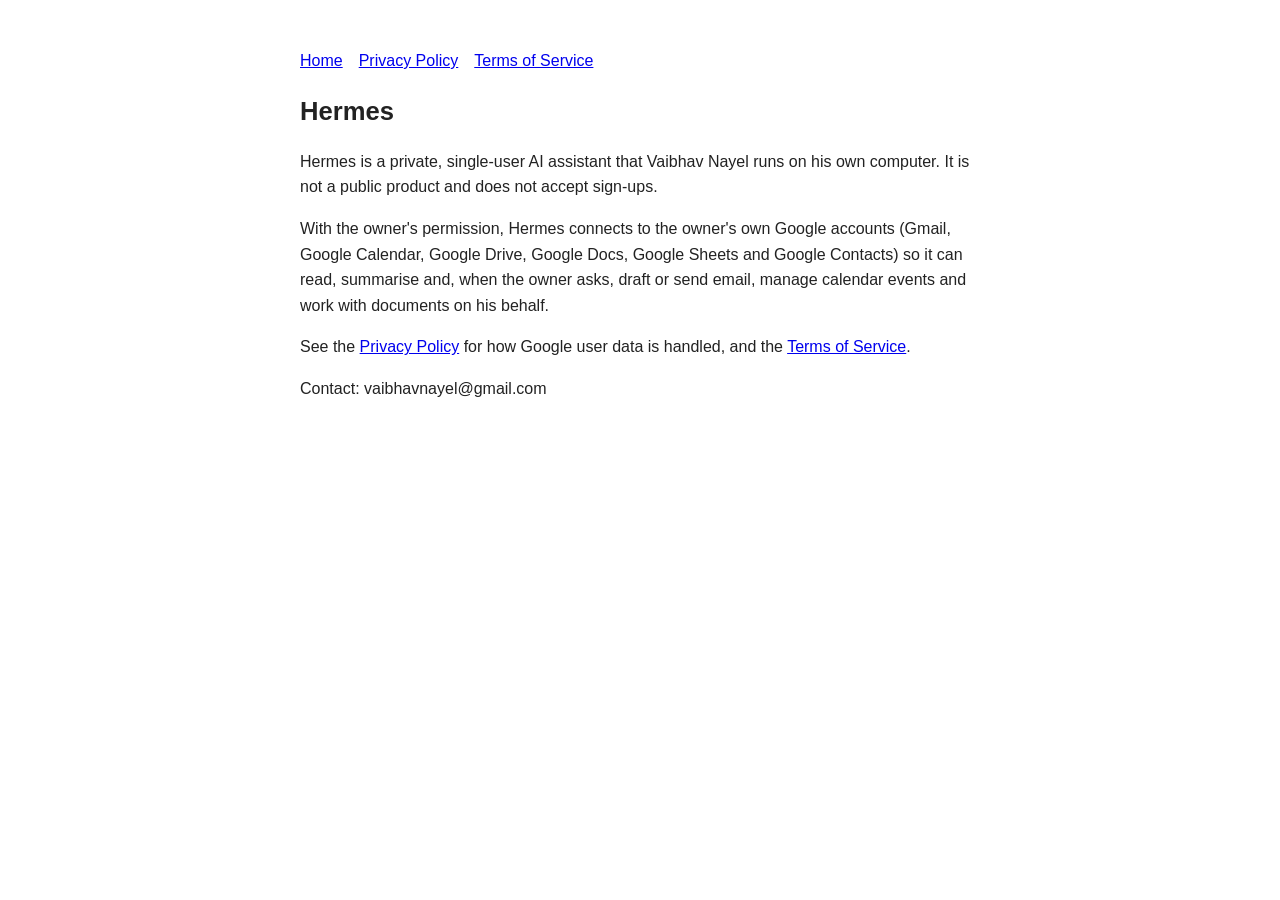
<file: index.html>
<!doctype html><html lang="en"><head><meta charset="utf-8"><meta name="viewport" content="width=device-width,initial-scale=1"><title>Hermes (personal assistant)</title><link rel="stylesheet" href="style.css"></head><body>
<nav><a href="./">Home</a><a href="privacy.html">Privacy Policy</a><a href="terms.html">Terms of Service</a></nav>
<h1>Hermes</h1>
<p>Hermes is a private, single-user AI assistant that Vaibhav Nayel runs on his own computer. It is not a public product and does not accept sign-ups.</p>
<p>With the owner's permission, Hermes connects to the owner's own Google accounts (Gmail, Google Calendar, Google Drive, Google Docs, Google Sheets and Google Contacts) so it can read, summarise and, when the owner asks, draft or send email, manage calendar events and work with documents on his behalf.</p>
<p>See the <a href="privacy.html">Privacy Policy</a> for how Google user data is handled, and the <a href="terms.html">Terms of Service</a>.</p>
<p>Contact: vaibhavnayel@gmail.com</p>
</body></html>
</file>
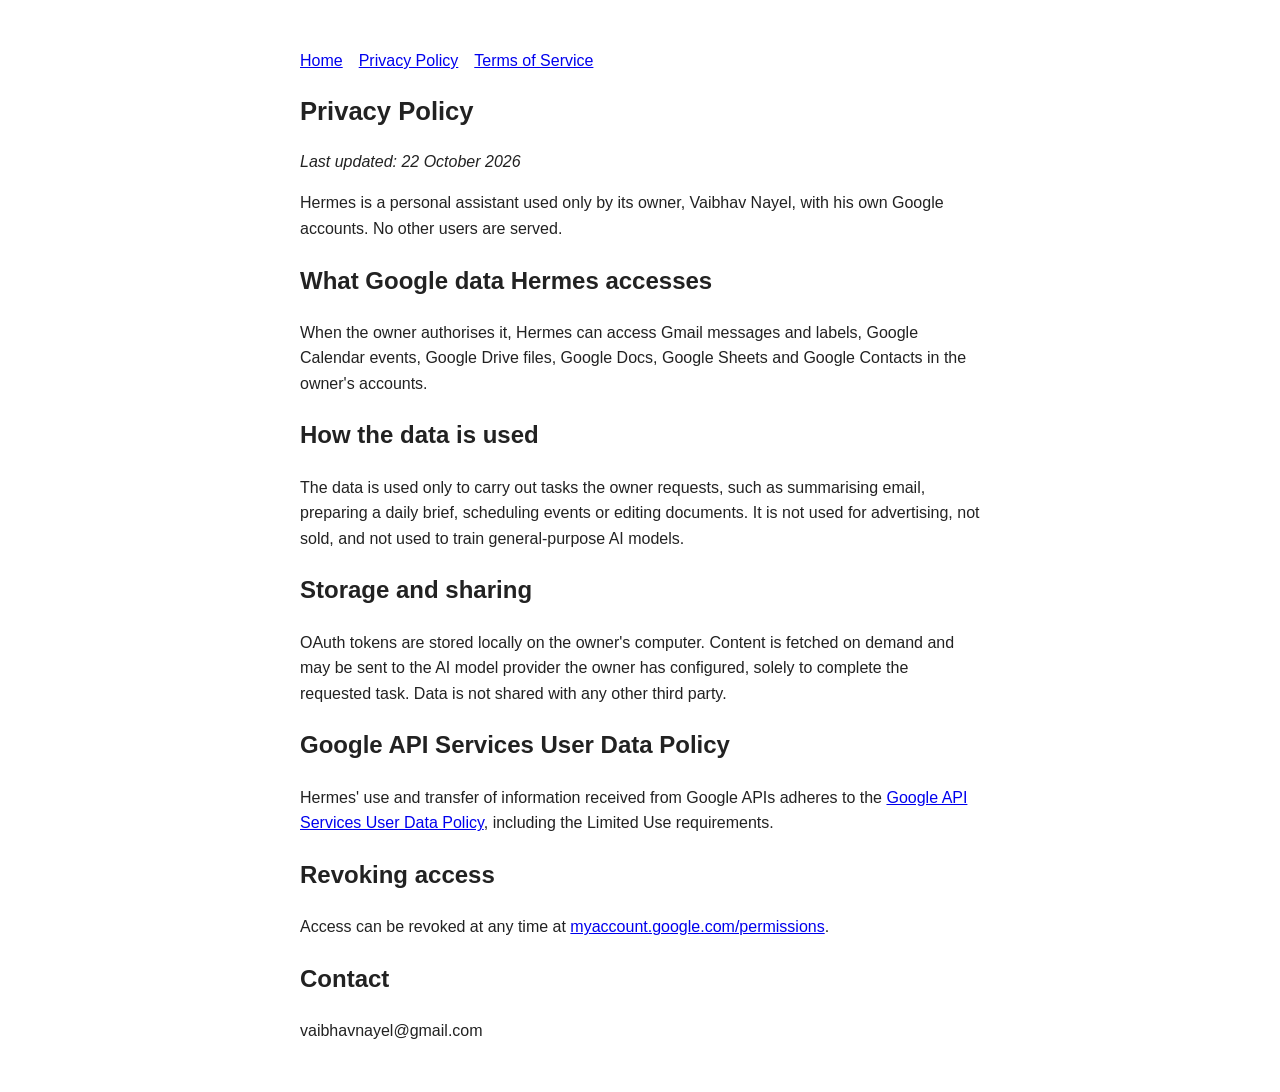
<file: privacy.html>
<!doctype html><html lang="en"><head><meta charset="utf-8"><meta name="viewport" content="width=device-width,initial-scale=1"><title>Privacy Policy – Hermes</title><link rel="stylesheet" href="style.css"></head><body>
<nav><a href="./">Home</a><a href="privacy.html">Privacy Policy</a><a href="terms.html">Terms of Service</a></nav>
<h1>Privacy Policy</h1>
<p><em>Last updated: 22 October 2026</em></p>
<p>Hermes is a personal assistant used only by its owner, Vaibhav Nayel, with his own Google accounts. No other users are served.</p>
<h2>What Google data Hermes accesses</h2>
<p>When the owner authorises it, Hermes can access Gmail messages and labels, Google Calendar events, Google Drive files, Google Docs, Google Sheets and Google Contacts in the owner's accounts.</p>
<h2>How the data is used</h2>
<p>The data is used only to carry out tasks the owner requests, such as summarising email, preparing a daily brief, scheduling events or editing documents. It is not used for advertising, not sold, and not used to train general-purpose AI models.</p>
<h2>Storage and sharing</h2>
<p>OAuth tokens are stored locally on the owner's computer. Content is fetched on demand and may be sent to the AI model provider the owner has configured, solely to complete the requested task. Data is not shared with any other third party.</p>
<h2>Google API Services User Data Policy</h2>
<p>Hermes' use and transfer of information received from Google APIs adheres to the <a href="https://developers.google.com/terms/api-services-user-data-policy">Google API Services User Data Policy</a>, including the Limited Use requirements.</p>
<h2>Revoking access</h2>
<p>Access can be revoked at any time at <a href="https://myaccount.google.com/permissions">myaccount.google.com/permissions</a>.</p>
<h2>Contact</h2>
<p>vaibhavnayel@gmail.com</p>
</body></html>
</file>
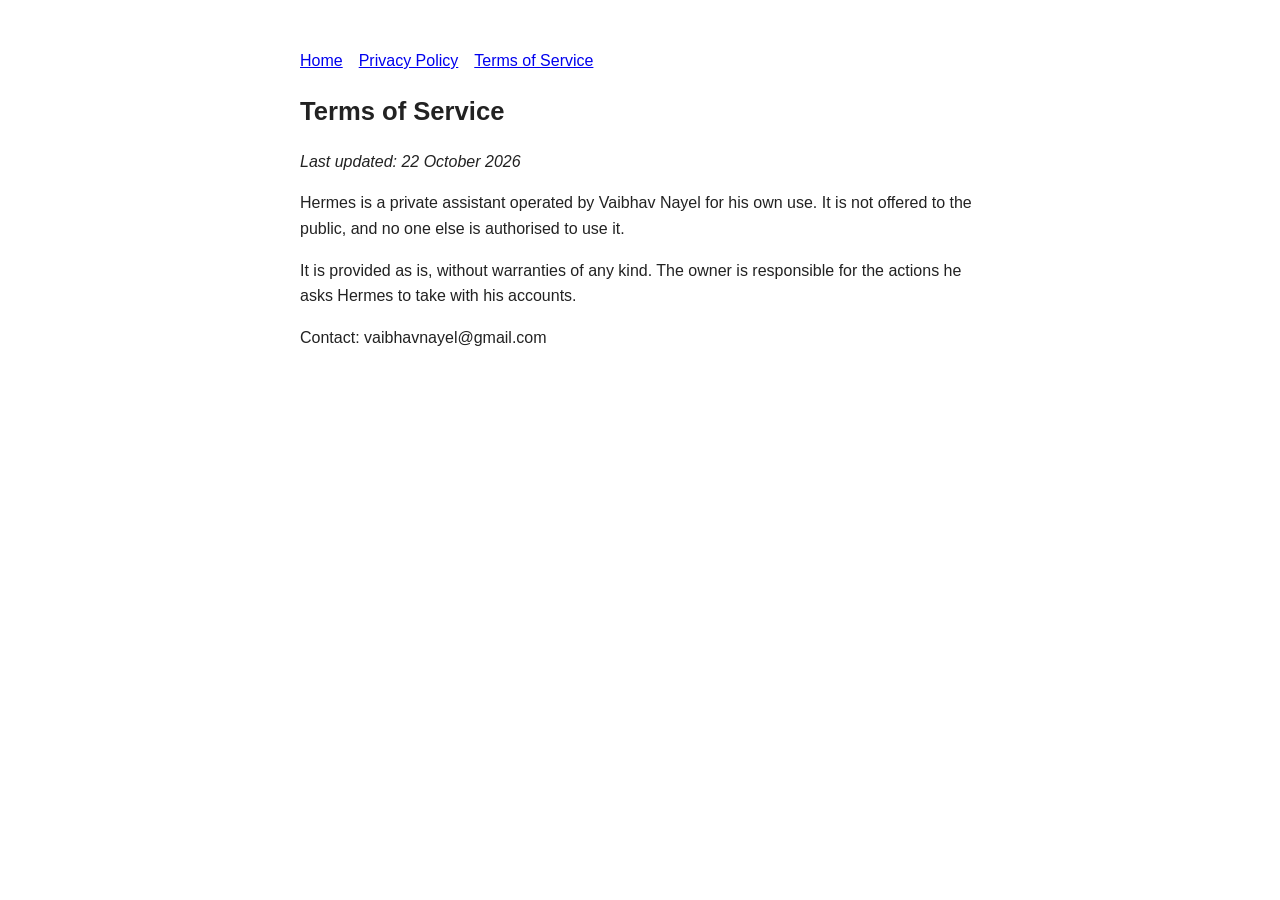
<file: terms.html>
<!doctype html><html lang="en"><head><meta charset="utf-8"><meta name="viewport" content="width=device-width,initial-scale=1"><title>Terms of Service – Hermes</title><link rel="stylesheet" href="style.css"></head><body>
<nav><a href="./">Home</a><a href="privacy.html">Privacy Policy</a><a href="terms.html">Terms of Service</a></nav>
<h1>Terms of Service</h1>
<p><em>Last updated: 22 October 2026</em></p>
<p>Hermes is a private assistant operated by Vaibhav Nayel for his own use. It is not offered to the public, and no one else is authorised to use it.</p>
<p>It is provided as is, without warranties of any kind. The owner is responsible for the actions he asks Hermes to take with his accounts.</p>
<p>Contact: vaibhavnayel@gmail.com</p>
</body></html>
</file>
<file: style.css>
body{font-family:-apple-system,BlinkMacSystemFont,"Segoe UI",sans-serif;max-width:680px;margin:48px auto;padding:0 20px;line-height:1.6;color:#222}
h1{font-size:1.6em}nav a{margin-right:16px}
</file>
